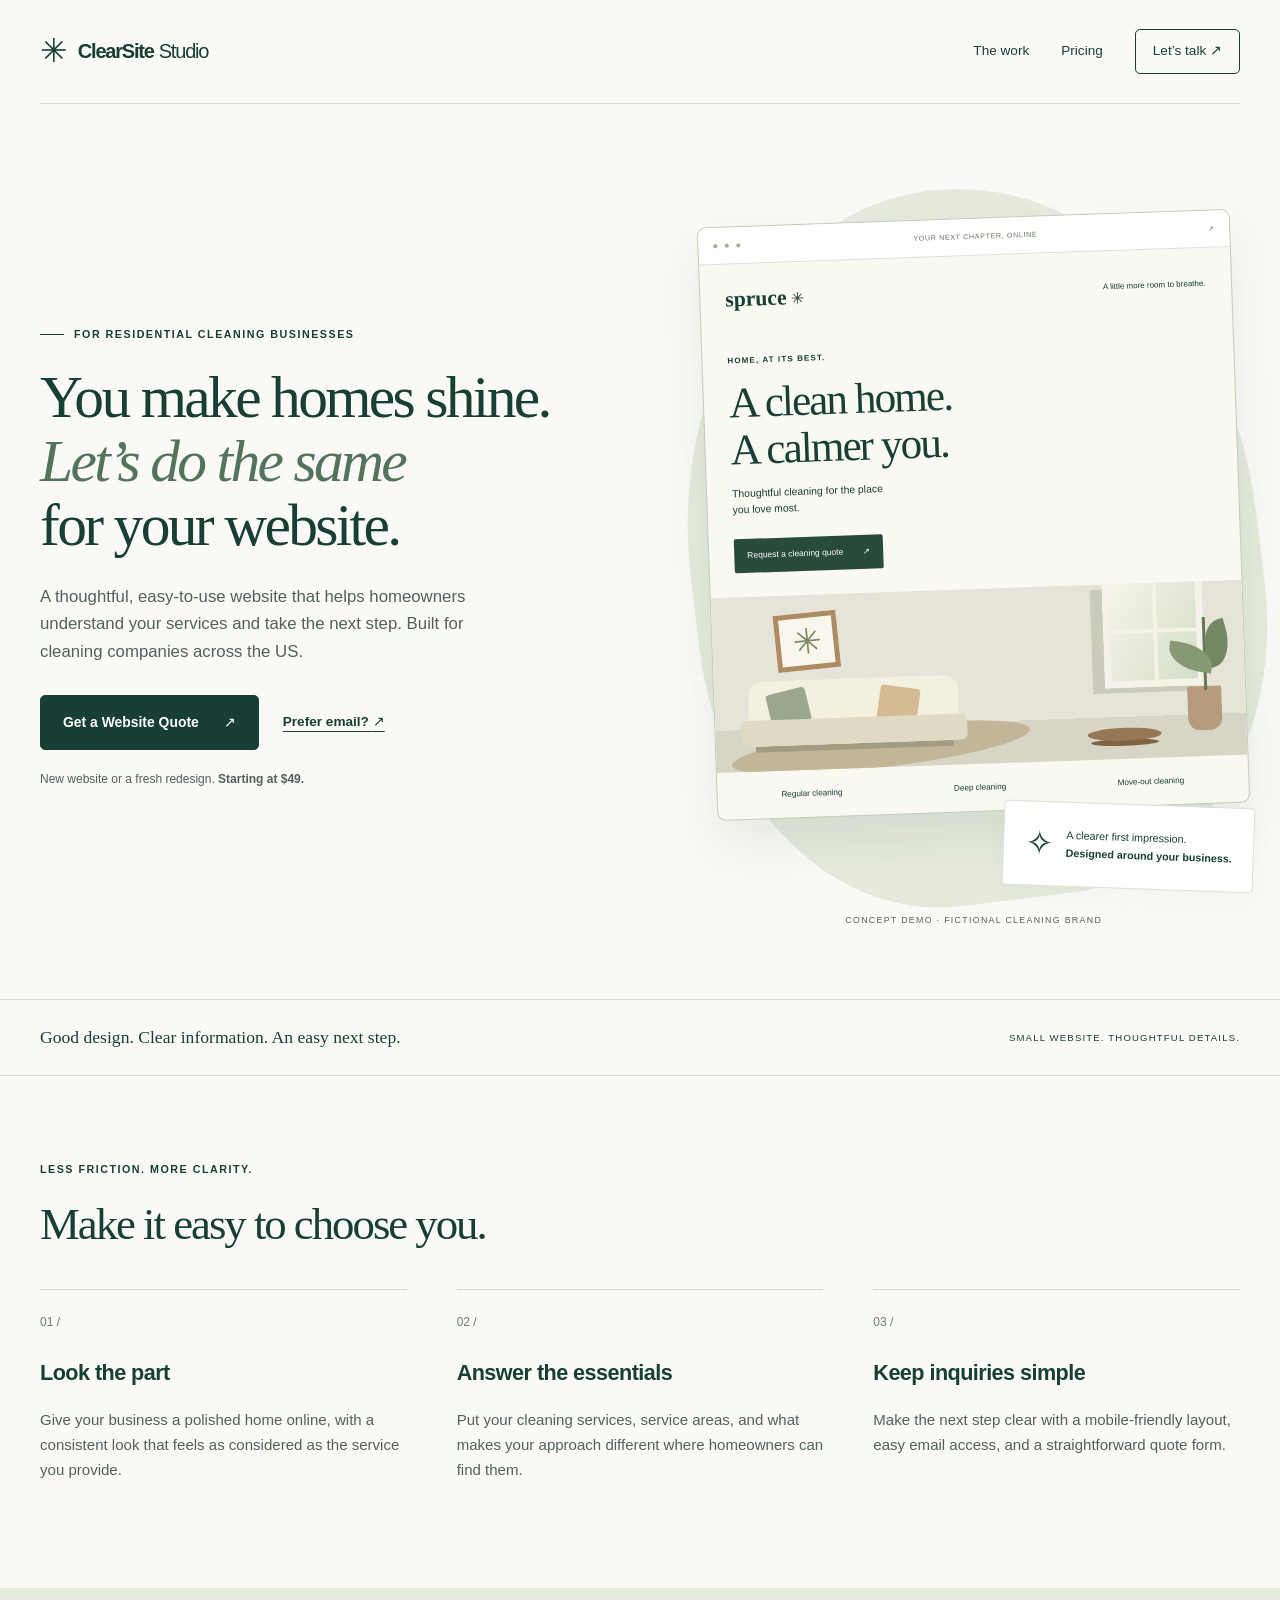
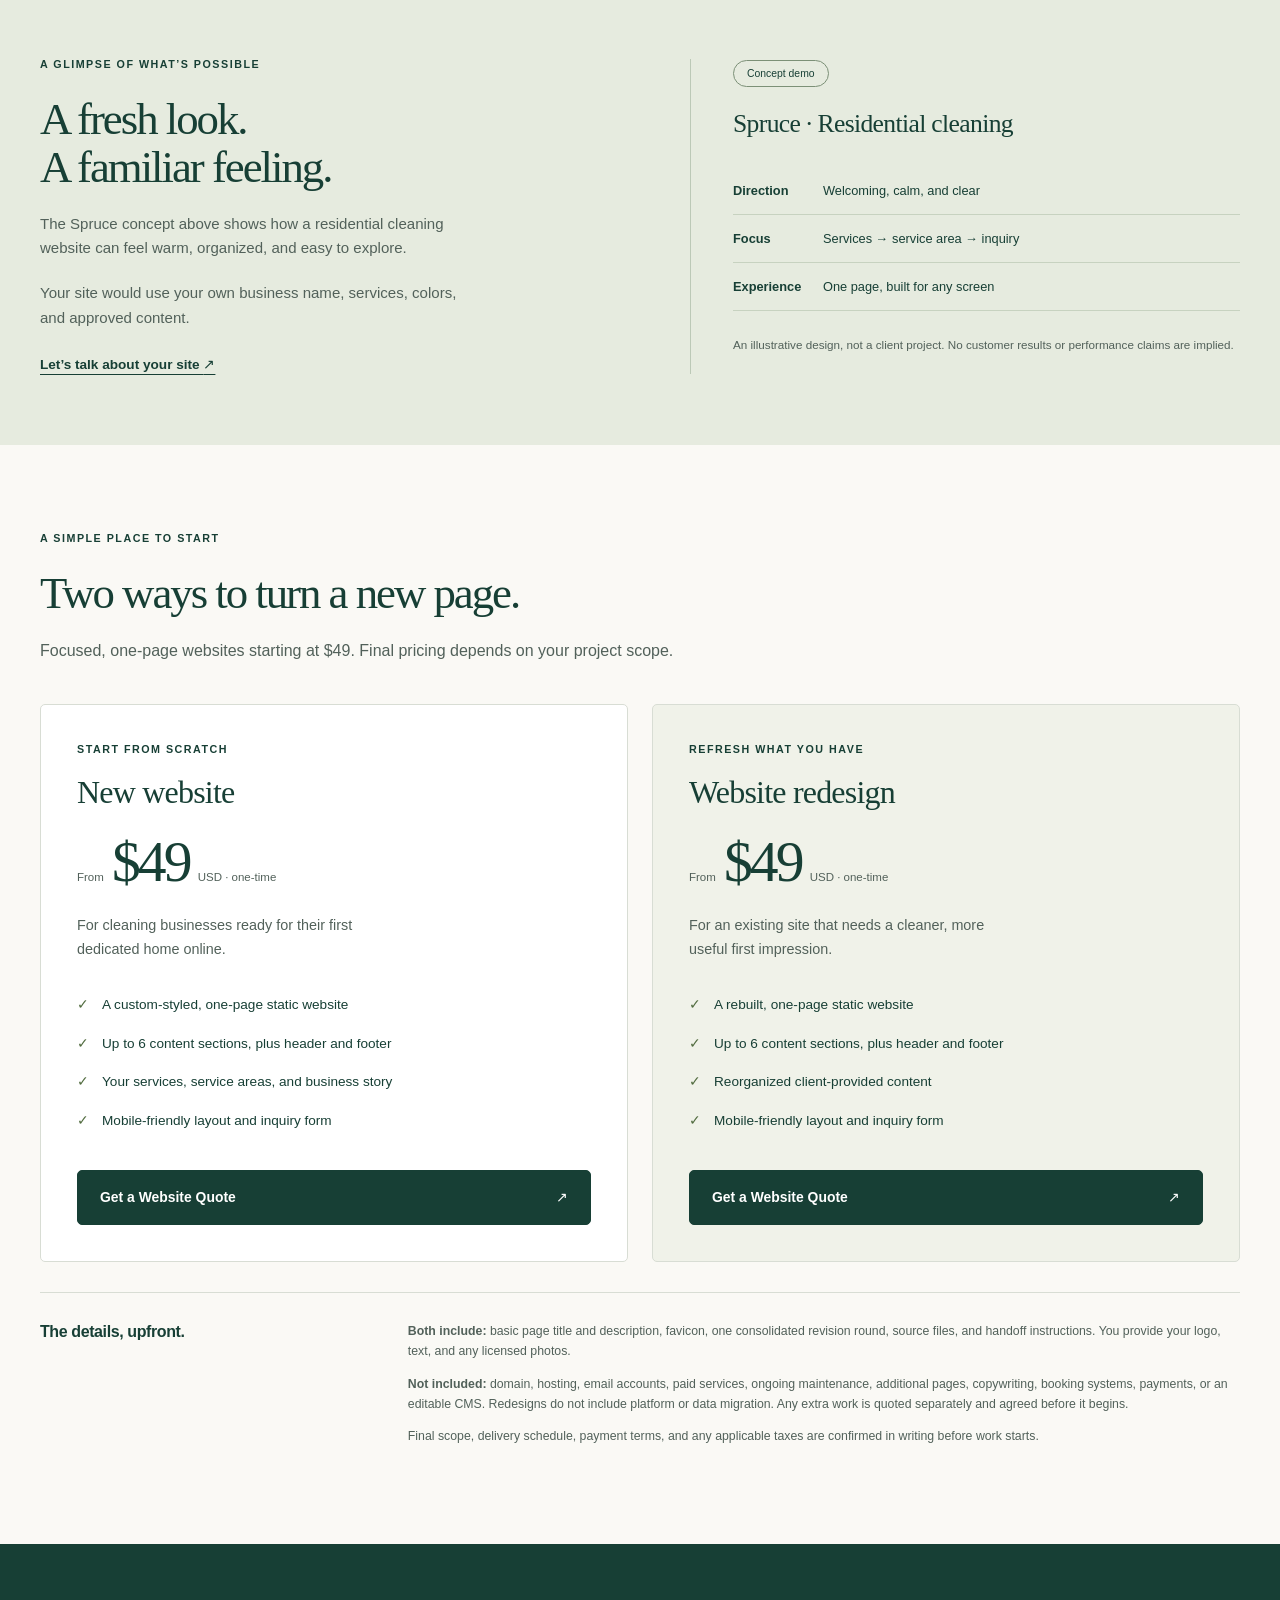
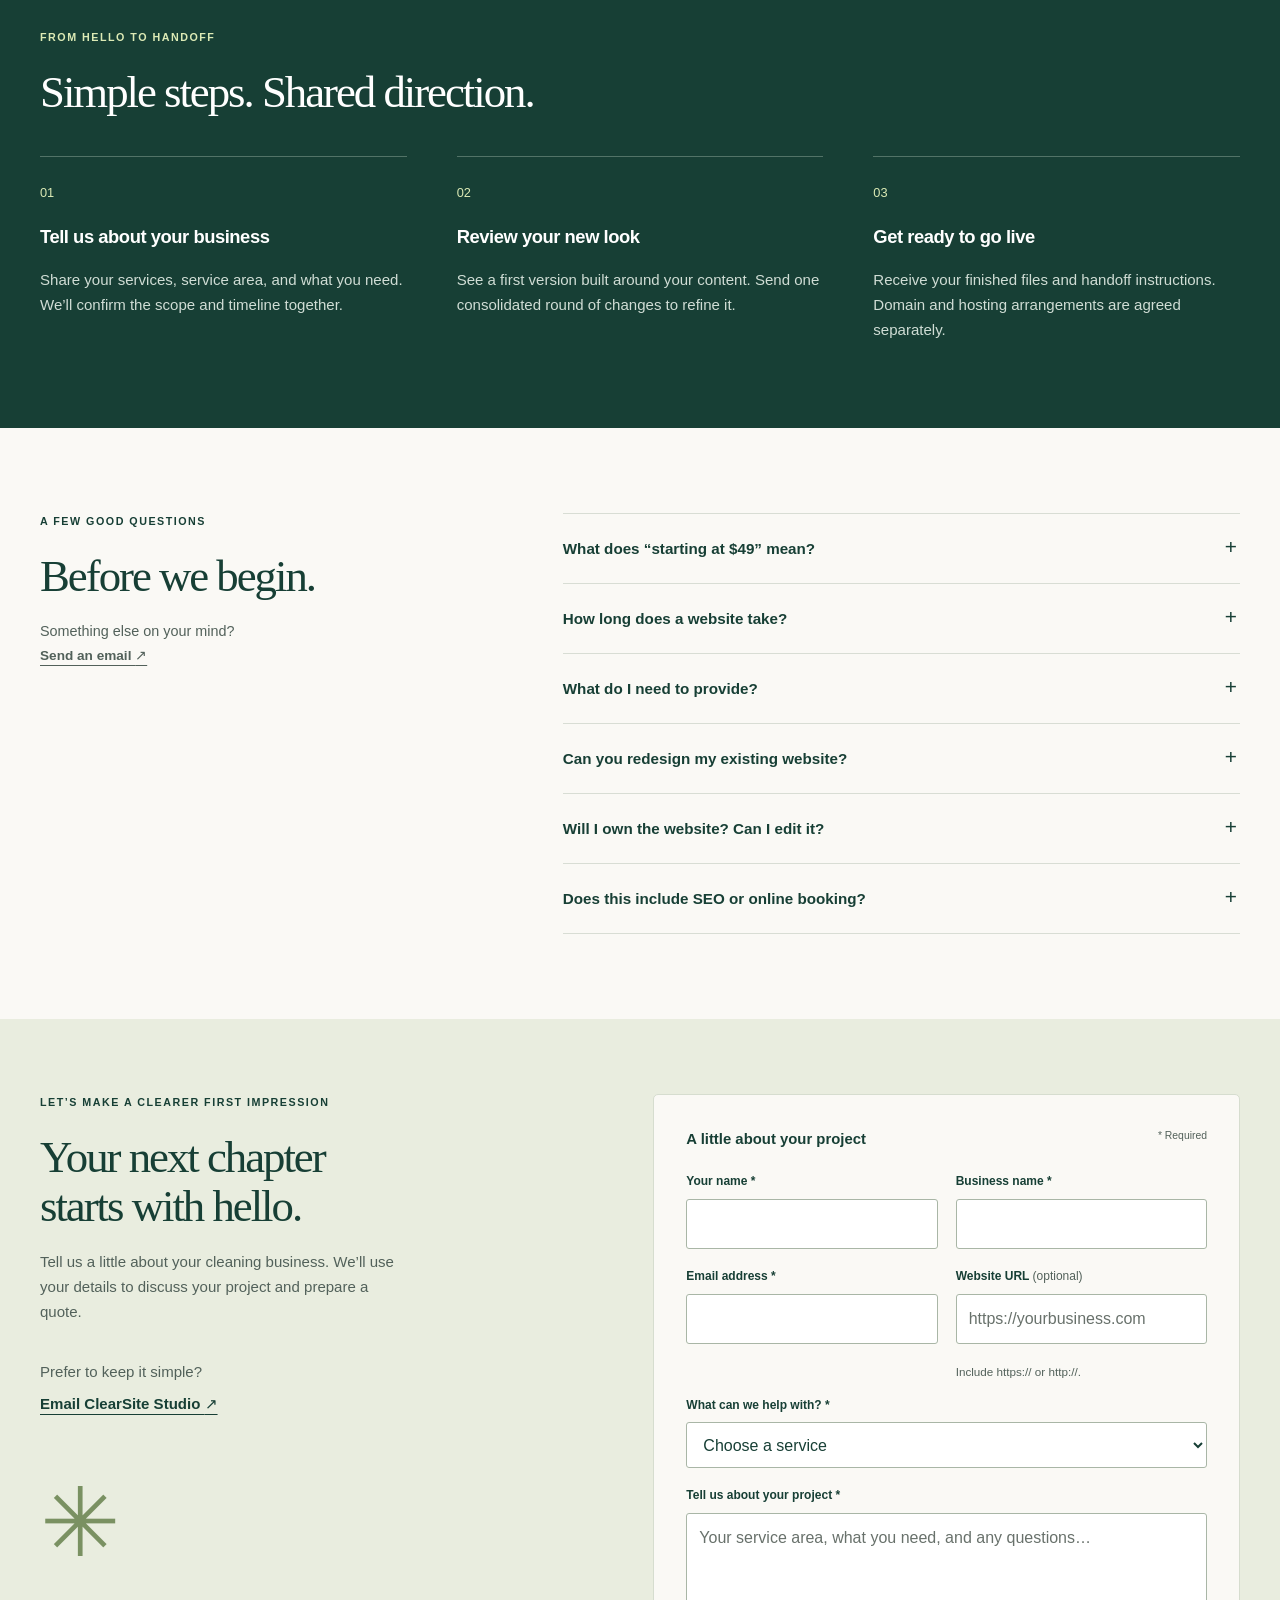
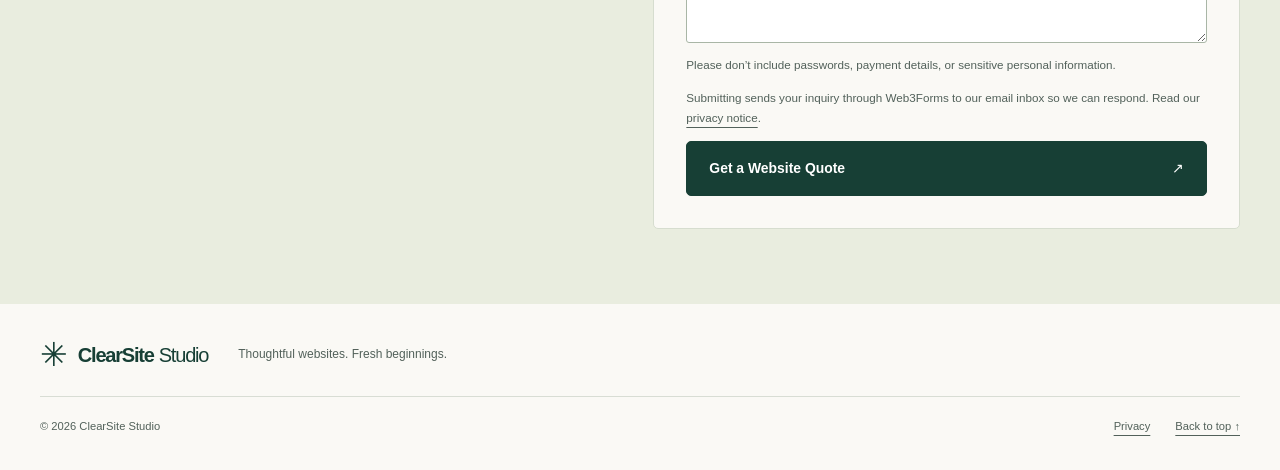
<file: index.html>
<!doctype html>
<html lang="en">
<head>
  <meta charset="utf-8">
  <meta name="viewport" content="width=device-width, initial-scale=1">
  <title>Cleaning Company Websites from $49 | ClearSite Studio</title>
  <meta name="description" content="A polished website for your residential cleaning business. Explore ClearSite Studio’s one-page website and redesign offers starting at $49 for US cleaning companies.">
  <meta name="theme-color" content="#173f35">
  <!-- Replace example.com with your live HTTPS domain before launch. -->
  <link rel="canonical" href="https://cleaning-web-studio.clearsite.workers.dev/">
  <meta property="og:type" content="website">
  <meta property="og:locale" content="en_US">
  <meta property="og:site_name" content="ClearSite Studio">
  <meta property="og:title" content="A fresh start for your cleaning business online.">
  <meta property="og:description" content="Thoughtful, easy-to-use websites for residential cleaning companies. New sites and redesigns starting at $49.">
  <meta property="og:url" content="https://cleaning-web-studio.clearsite.workers.dev/">
  <meta property="og:image" content="https://cleaning-web-studio.clearsite.workers.dev/social-card.png">
  <meta property="og:image:width" content="1200">
  <meta property="og:image:height" content="630">
  <meta property="og:image:alt" content="ClearSite Studio — thoughtful websites for cleaning businesses, from $49.">
  <link rel="icon" type="image/svg+xml" href="favicon.svg">
  <link rel="stylesheet" href="styles.css">
  <script src="script.js" defer></script>
</head>
<body>
<a class="skip-link" href="#main">Skip to content</a>
<header class="site-header wrap">
  <a class="brand" href="index.html" aria-label="ClearSite Studio home"><span class="brand-mark" aria-hidden="true">✳</span> ClearSite <span class="brand-light">Studio</span></a>
  <nav aria-label="Main navigation"><a href="#work">The work</a><a href="#offers">Pricing</a><a class="nav-cta" href="#contact">Let’s talk <span aria-hidden="true">↗</span></a></nav>
</header>
<main id="main" tabindex="-1">
  <section class="hero wrap" aria-labelledby="hero-title">
    <div class="hero-copy"><p class="eyebrow"><span class="little-line"></span> FOR RESIDENTIAL CLEANING BUSINESSES</p>
      <h1 id="hero-title">You make homes shine.<br><em>Let’s do the same</em><br>for your website.</h1>
      <p class="lead">A thoughtful, easy-to-use website that helps homeowners understand your services and take the next step. Built for cleaning companies across the US.</p>
      <div class="actions"><a class="button" href="#contact">Get a Website Quote <span aria-hidden="true">↗</span></a><a class="text-link" href="mailto:abhishek.webco@gmail.com">Prefer email? <span aria-hidden="true">↗</span></a></div>
      <p class="hero-note">New website or a fresh redesign. <strong>Starting at $49.</strong></p>
    </div>
    <div class="hero-art" role="img" aria-label="Illustrated concept of a residential cleaning website">
      <div class="art-orbit" aria-hidden="true"></div>
      <div class="browser-preview"><div class="browser-bar"><span aria-hidden="true">● ● ●</span><span>YOUR NEXT CHAPTER, ONLINE</span><span aria-hidden="true">↗</span></div>
        <div class="mini-nav"><strong>spruce<span aria-hidden="true">✳</span></strong><span>A little more room to breathe.</span></div>
        <div class="mini-main"><p class="eyebrow">HOME, AT ITS BEST.</p><h2>A clean home.<br>A calmer you.</h2><p>Thoughtful cleaning for the place<br>you love most.</p><span class="demo-button">Request a cleaning quote <span aria-hidden="true">↗</span></span></div>
        <div class="room" aria-hidden="true"><div class="window"><i></i></div><div class="wall-art">✳</div><div class="plant"><i></i><b></b></div><div class="sofa"><i></i><b></b></div><div class="rug"></div><div class="table"></div></div>
        <div class="mini-bottom"><span>Regular cleaning</span><span>Deep cleaning</span><span>Move-out cleaning</span></div>
      </div>
      <div class="art-caption"><span class="spark" aria-hidden="true">✧</span><span>A clearer first impression.<br><strong>Designed around your business.</strong></span></div>
      <p class="concept-label">CONCEPT DEMO · FICTIONAL CLEANING BRAND</p>
    </div>
  </section>
  <div class="intro-strip"><div class="wrap"><p>Good design. Clear information. An easy next step.</p><span>SMALL WEBSITE. THOUGHTFUL DETAILS.</span></div></div>
  <section class="section wrap" aria-labelledby="benefits-title"><div class="section-heading"><p class="eyebrow">LESS FRICTION. MORE CLARITY.</p><h2 id="benefits-title">Make it easy to choose you.</h2></div>
    <div class="benefit-grid"><article><span class="number">01 /</span><h3>Look the part</h3><p>Give your business a polished home online, with a consistent look that feels as considered as the service you provide.</p></article><article><span class="number">02 /</span><h3>Answer the essentials</h3><p>Put your cleaning services, service areas, and what makes your approach different where homeowners can find them.</p></article><article><span class="number">03 /</span><h3>Keep inquiries simple</h3><p>Make the next step clear with a mobile-friendly layout, easy email access, and a straightforward quote form.</p></article></div>
  </section>
  <section id="work" class="work-section"><div class="wrap work-layout"><div><p class="eyebrow">A GLIMPSE OF WHAT’S POSSIBLE</p><h2>A fresh look.<br>A familiar feeling.</h2><p>The Spruce concept above shows how a residential cleaning website can feel warm, organized, and easy to explore.</p><p>Your site would use your own business name, services, colors, and approved content.</p><a class="text-link" href="#contact">Let’s talk about your site <span aria-hidden="true">↗</span></a></div><div class="project-details"><span class="pill">Concept demo</span><h3>Spruce · Residential cleaning</h3><dl><div><dt>Direction</dt><dd>Welcoming, calm, and clear</dd></div><div><dt>Focus</dt><dd>Services → service area → inquiry</dd></div><div><dt>Experience</dt><dd>One page, built for any screen</dd></div></dl><p class="small">An illustrative design, not a client project. No customer results or performance claims are implied.</p></div></div></section>
  <section id="offers" class="section wrap" aria-labelledby="offers-title"><div class="section-heading"><p class="eyebrow">A SIMPLE PLACE TO START</p><h2 id="offers-title">Two ways to turn a new page.</h2><p>Focused, one-page websites starting at $49. Final pricing depends on your project scope.</p></div>
    <div class="offer-grid"><article class="offer"><p class="eyebrow">START FROM SCRATCH</p><h3>New website</h3><p class="price"><span>From</span> $49 <span>USD · one-time</span></p><p>For cleaning businesses ready for their first dedicated home online.</p><ul class="check-list"><li>A custom-styled, one-page static website</li><li>Up to 6 content sections, plus header and footer</li><li>Your services, service areas, and business story</li><li>Mobile-friendly layout and inquiry form</li></ul><a class="button" href="#contact" data-service="new">Get a Website Quote <span aria-hidden="true">↗</span></a></article>
    <article class="offer offer-alt"><p class="eyebrow">REFRESH WHAT YOU HAVE</p><h3>Website redesign</h3><p class="price"><span>From</span> $49 <span>USD · one-time</span></p><p>For an existing site that needs a cleaner, more useful first impression.</p><ul class="check-list"><li>A rebuilt, one-page static website</li><li>Up to 6 content sections, plus header and footer</li><li>Reorganized client-provided content</li><li>Mobile-friendly layout and inquiry form</li></ul><a class="button" href="#contact" data-service="redesign">Get a Website Quote <span aria-hidden="true">↗</span></a></article></div>
    <div class="scope"><h3>The details, upfront.</h3><p><strong>Both include:</strong> basic page title and description, favicon, one consolidated revision round, source files, and handoff instructions. You provide your logo, text, and any licensed photos.</p><p><strong>Not included:</strong> domain, hosting, email accounts, paid services, ongoing maintenance, additional pages, copywriting, booking systems, payments, or an editable CMS. Redesigns do not include platform or data migration. Any extra work is quoted separately and agreed before it begins.</p><p>Final scope, delivery schedule, payment terms, and any applicable taxes are confirmed in writing before work starts.</p></div>
  </section>
  <section class="process-section"><div class="wrap section"><div class="section-heading"><p class="eyebrow">FROM HELLO TO HANDOFF</p><h2>Simple steps. Shared direction.</h2></div><ol class="process"><li><span>01</span><h3>Tell us about your business</h3><p>Share your services, service area, and what you need. We’ll confirm the scope and timeline together.</p></li><li><span>02</span><h3>Review your new look</h3><p>See a first version built around your content. Send one consolidated round of changes to refine it.</p></li><li><span>03</span><h3>Get ready to go live</h3><p>Receive your finished files and handoff instructions. Domain and hosting arrangements are agreed separately.</p></li></ol></div></section>
  <section id="faq" class="section wrap faq-layout"><div><p class="eyebrow">A FEW GOOD QUESTIONS</p><h2>Before we begin.</h2><p>Something else on your mind?<br><a class="text-link" href="mailto:abhishek.webco@gmail.com">Send an email <span aria-hidden="true">↗</span></a></p></div><div class="faqs">
    <details><summary>What does “starting at $49” mean?</summary><p>New websites and redesigns start at $49 USD. Your final quote depends on the content and requirements of your project; we confirm the price and scope in writing before work starts. Domain, hosting, paid services, additional work, and any applicable taxes are separate. You’ll receive written terms before committing.</p></details>
    <details><summary>How long does a website take?</summary><p>We agree on a delivery schedule after reviewing your requirements and content. Timing depends on project availability, receiving your materials, and your feedback.</p></details>
    <details><summary>What do I need to provide?</summary><p>Your business name, logo if you have one, services, service area, contact details, and approved text and images. Only provide content you own or have permission to use.</p></details>
    <details><summary>Can you redesign my existing website?</summary><p>Yes. The redesign offer rebuilds your content as a one-page HTML/CSS/JavaScript site. It does not modify an existing CMS or migrate accounts, bookings, or other data. Share your current URL so we can confirm fit.</p></details>
    <details><summary>Will I own the website? Can I edit it?</summary><p>You receive the finished source files at handoff under the agreed project terms. Text and styles can be edited in the files; a visual editor, CMS, and ongoing updates are not included.</p></details>
    <details><summary>Does this include SEO or online booking?</summary><p>Basic title and description metadata are included. Search rankings and leads are not guaranteed. Booking software, payments, and SEO campaigns are outside this scope and would need a separate agreement.</p></details>
  </div></section>
  <section id="contact" class="contact-section"><div class="wrap contact-layout"><div><p class="eyebrow">LET’S MAKE A CLEARER FIRST IMPRESSION</p><h2>Your next chapter<br>starts with hello.</h2><p>Tell us a little about your cleaning business. We’ll use your details to discuss your project and prepare a quote.</p><p class="email-note">Prefer to keep it simple?<br><a href="mailto:abhishek.webco@gmail.com">Email ClearSite Studio <span aria-hidden="true">↗</span></a></p><span class="contact-spark" aria-hidden="true">✳</span></div>
    <form id="quote-form" action="https://api.web3forms.com/submit" method="POST">
      <!-- Replace only this value with your Web3Forms public access key. -->
      <input type="hidden" name="access_key" value="20cedea3-87b2-4d36-9f6d-3e25e5fb515f">
      <input type="hidden" name="subject" value="New website inquiry — ClearSite Studio">
      <input type="hidden" name="from_name" value="ClearSite Studio website">
      <input type="checkbox" name="botcheck" class="honeypot" tabindex="-1" aria-hidden="true">
      <p class="form-intro">A little about your project <span>* Required</span></p>
      <div class="form-grid"><div><label for="name">Your name *</label><input id="name" name="name" autocomplete="name" required maxlength="100"></div><div><label for="business">Business name *</label><input id="business" name="business_name" autocomplete="organization" required maxlength="150"></div><div><label for="email">Email address *</label><input id="email" name="email" type="email" autocomplete="email" required maxlength="254"></div><div><label for="website">Website URL <span>(optional)</span></label><input id="website" name="website" type="url" autocomplete="url" placeholder="https://yourbusiness.com" maxlength="2048" pattern="https?://.+" aria-describedby="website-help"><p id="website-help" class="small">Include https:// or http://.</p></div></div>
      <label for="service">What can we help with? *</label><select id="service" name="service" required><option value="">Choose a service</option value="new">New website — starting at $49</option><option value="redesign">Website redesign — starting at $49</option><option value="unsure">I’m not sure yet</option></select>
      <label for="message">Tell us about your project *</label><textarea id="message" name="message" rows="4" required maxlength="5000" placeholder="Your service area, what you need, and any questions…" aria-describedby="message-help"></textarea>
      <p id="message-help" class="small">Please don’t include passwords, payment details, or sensitive personal information.</p>
      <p class="small privacy-note">Submitting sends your inquiry through Web3Forms to our email inbox so we can respond. Read our <a href="privacy.html">privacy notice</a>.</p>
      <button class="button" type="submit">Get a Website Quote <span aria-hidden="true">↗</span></button>
      <p id="form-status" class="form-status" role="status" aria-live="polite" aria-atomic="true" tabindex="-1"></p>
      <noscript><p class="small">Submitting will open Web3Forms’ confirmation or error page. You can also contact us by email.</p></noscript>
    </form>
  </div></section>
</main>
<footer class="wrap footer"><a class="brand" href="index.html"><span class="brand-mark" aria-hidden="true">✳</span> ClearSite <span class="brand-light">Studio</span></a><p>Thoughtful websites. Fresh beginnings.</p><div><span>© <span data-year>2026</span> ClearSite Studio</span><a href="privacy.html">Privacy</a><a href="#main">Back to top ↑</a></div></footer>
</body>
</html>
</file>
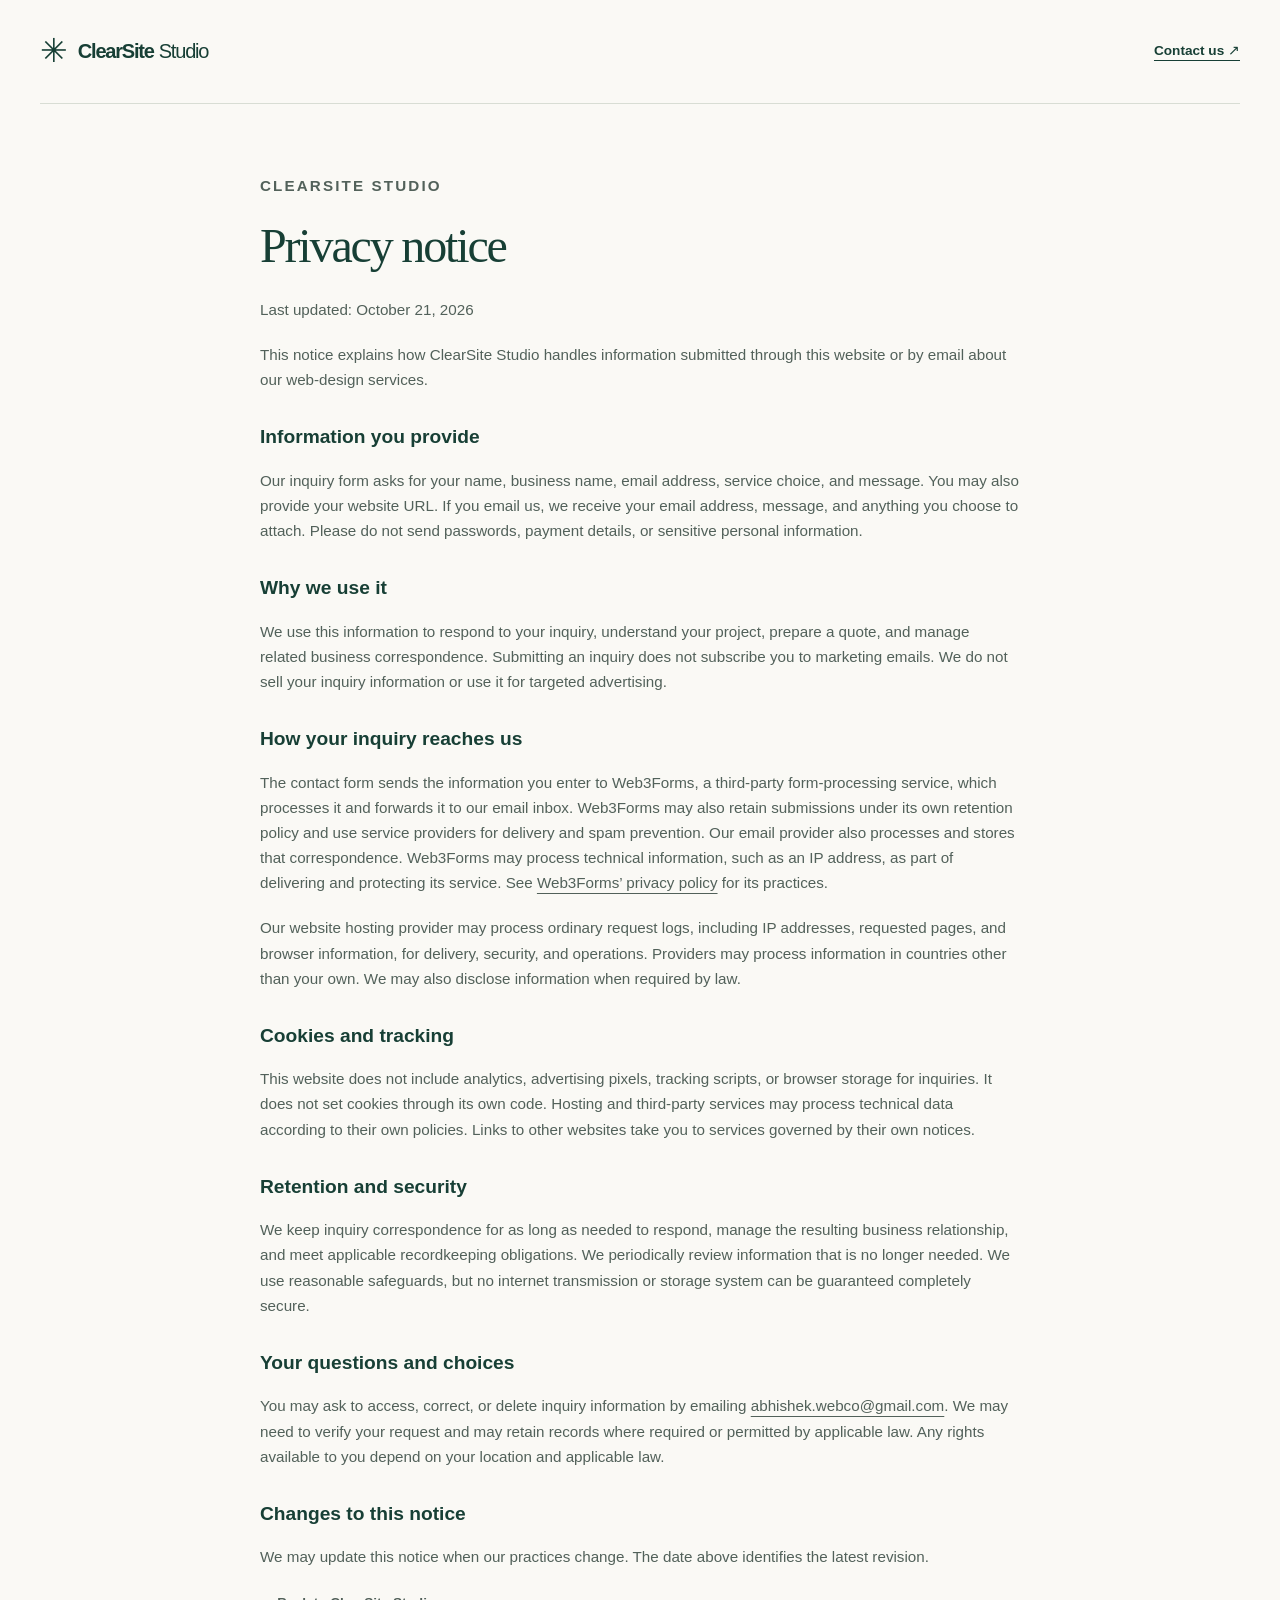
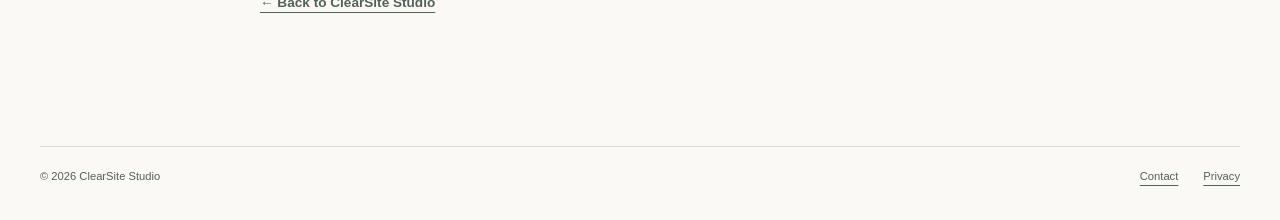
<file: privacy.html>
<!doctype html>
<html lang="en">
<head>
<meta charset="utf-8"><meta name="viewport" content="width=device-width, initial-scale=1">
<title>Privacy Notice | ClearSite Studio</title>
<meta name="description" content="How ClearSite Studio handles website inquiries and contact information.">
<meta name="theme-color" content="#173f35">
<link rel="canonical" href="https://cleaning-web-studio.clearsite.workers.dev/privacy.html">
<meta property="og:type" content="website"><meta property="og:title" content="Privacy Notice | ClearSite Studio"><meta property="og:description" content="How we handle your inquiry information."><meta property="og:url" content="https://cleaning-web-studio.clearsite.workers.dev/privacy.html"><meta property="og:image" content="https://cleaning-web-studio.clearsite.workers.dev/social-card.png"><meta property="og:image:alt" content="ClearSite Studio">
<link rel="icon" type="image/svg+xml" href="favicon.svg"><link rel="stylesheet" href="styles.css"><script src="script.js" defer></script>
</head>
<body><a class="skip-link" href="#main">Skip to content</a><header class="site-header wrap"><a class="brand" href="index.html"><span class="brand-mark" aria-hidden="true">✳</span> ClearSite <span class="brand-light">Studio</span></a><a class="text-link" href="index.html#contact">Contact us ↗</a></header>
<main id="main" tabindex="-1" class="wrap legal"><p class="eyebrow">CLEARSITE STUDIO</p><h1>Privacy notice</h1><p>Last updated: October 21, 2026</p><p>This notice explains how ClearSite Studio handles information submitted through this website or by email about our web-design services.</p>
<h2>Information you provide</h2><p>Our inquiry form asks for your name, business name, email address, service choice, and message. You may also provide your website URL. If you email us, we receive your email address, message, and anything you choose to attach. Please do not send passwords, payment details, or sensitive personal information.</p>
<h2>Why we use it</h2><p>We use this information to respond to your inquiry, understand your project, prepare a quote, and manage related business correspondence. Submitting an inquiry does not subscribe you to marketing emails. We do not sell your inquiry information or use it for targeted advertising.</p>
<h2>How your inquiry reaches us</h2><p>The contact form sends the information you enter to Web3Forms, a third-party form-processing service, which processes it and forwards it to our email inbox. Web3Forms may also retain submissions under its own retention policy and use service providers for delivery and spam prevention. Our email provider also processes and stores that correspondence. Web3Forms may process technical information, such as an IP address, as part of delivering and protecting its service. See <a href="https://web3forms.com/privacy">Web3Forms’ privacy policy</a> for its practices.</p><p>Our website hosting provider may process ordinary request logs, including IP addresses, requested pages, and browser information, for delivery, security, and operations. Providers may process information in countries other than your own. We may also disclose information when required by law.</p>
<h2>Cookies and tracking</h2><p>This website does not include analytics, advertising pixels, tracking scripts, or browser storage for inquiries. It does not set cookies through its own code. Hosting and third-party services may process technical data according to their own policies. Links to other websites take you to services governed by their own notices.</p>
<h2>Retention and security</h2><p>We keep inquiry correspondence for as long as needed to respond, manage the resulting business relationship, and meet applicable recordkeeping obligations. We periodically review information that is no longer needed. We use reasonable safeguards, but no internet transmission or storage system can be guaranteed completely secure.</p>
<h2>Your questions and choices</h2><p>You may ask to access, correct, or delete inquiry information by emailing <a href="mailto:abhishek.webco@gmail.com">abhishek.webco@gmail.com</a>. We may need to verify your request and may retain records where required or permitted by applicable law. Any rights available to you depend on your location and applicable law.</p>
<h2>Changes to this notice</h2><p>We may update this notice when our practices change. The date above identifies the latest revision.</p><p><a class="text-link" href="index.html">← Back to ClearSite Studio</a></p></main>
<footer class="wrap footer"><div><span>© <span data-year>2026</span> ClearSite Studio</span><a href="index.html#contact">Contact</a><a href="privacy.html" aria-current="page">Privacy</a></div></footer></body></html>
</file>
<file: styles.css>
:root{--ink:#173f35;--muted:#52615a;--paper:#faf9f5;--line:#d8ddd4;--sage:#e6ebdf;--lime:#dceab5;--white:#fff;--radius:5px;font-family:Arial,Helvetica,sans-serif;color:var(--ink);background:var(--paper);font-synthesis:none}*{box-sizing:border-box}html{scroll-behavior:smooth;scroll-padding-top:24px}body{margin:0;font-size:16px;line-height:1.65}a{color:inherit;text-underline-offset:5px}a,button,input,select,textarea,summary{-webkit-tap-highlight-color:transparent}a:focus-visible,button:focus-visible,summary:focus-visible{outline:3px solid #a56524;outline-offset:5px}input:focus-visible,select:focus-visible,textarea:focus-visible{outline:3px solid #a56524;outline-offset:2px}h1,h2,h3,p{margin-top:0}h1,h2{font-family:Georgia,'Times New Roman',serif;font-weight:400;letter-spacing:-.045em;line-height:1.08}h1{font-size:clamp(2.8rem,4.65vw,4.7rem);margin-bottom:25px}h1 em{color:#52745b;font-weight:400}h2{font-size:clamp(2.2rem,3.5vw,3.5rem);margin-bottom:20px}h3{font-size:1.2rem;line-height:1.35;letter-spacing:-.025em}p{margin-bottom:20px}button,input,select,textarea{font:inherit}button,a,summary{touch-action:manipulation}.wrap{width:min(1200px,calc(100% - 64px));margin-inline:auto}.site-header{display:flex;align-items:center;justify-content:space-between;min-height:104px;gap:20px;border-bottom:1px solid var(--line)}.brand{font-weight:700;font-size:1.25rem;text-decoration:none;white-space:nowrap;display:inline-flex;align-items:center;gap:5px;letter-spacing:-.06em}.brand-light{font-weight:400}.brand-mark{font-size:2.05rem;margin-right:6px;line-height:1}nav{display:flex;align-items:center;gap:32px;font-size:.85rem}nav a{text-decoration:none}nav a:hover,.text-link:hover{text-decoration:underline}.nav-cta{border:1px solid var(--ink);padding:10px 17px;border-radius:var(--radius)}.hero{display:grid;grid-template-columns:1.15fr 1fr;gap:55px;align-items:center;padding-block:84px 72px}.eyebrow{font-size:.67rem;font-weight:700;letter-spacing:.14em;line-height:1.6;margin-bottom:22px}.hero .eyebrow{display:flex;align-items:center;gap:10px}.little-line{width:24px;height:1px;background:var(--ink)}.lead{max-width:490px;color:var(--muted);font-size:1.05rem}.actions{display:flex;gap:24px;align-items:center;flex-wrap:wrap;margin-top:29px}.button{background:var(--ink);color:white;padding:15px 22px;border:1px solid var(--ink);border-radius:var(--radius);font-weight:600;font-size:.87rem;display:inline-flex;gap:25px;align-items:center;justify-content:space-between;text-decoration:none;cursor:pointer;min-height:50px}.button:hover{background:#285749}.button:disabled{opacity:.65;cursor:wait}.text-link{font-size:.85rem;font-weight:600}.hero-note{font-size:.75rem;margin:20px 0 0;color:var(--muted)}.hero-art{position:relative;padding:30px 0 0}.art-orbit{position:absolute;inset:0 -18px 25px;background:#e5eadc;border-radius:50% 50% 40% 40%;transform:rotate(-7deg)}.browser-preview{position:relative;background:#f9f8f1;border:1px solid #c3cdbb;border-radius:9px;overflow:hidden;box-shadow:0 24px 45px #173f3514;transform:rotate(-2deg)}.browser-bar{background:#fff;display:flex;justify-content:space-between;align-items:center;padding:10px 14px;font-size:.44rem;color:#60725e;border-bottom:1px solid #dce1d5;letter-spacing:.1em}.browser-bar>span:first-child{font-size:.6rem;letter-spacing:.16em;color:#a2ae9a}.mini-nav{display:flex;justify-content:space-between;align-items:center;padding:18px 25px}.mini-nav strong{font-family:Georgia,serif;font-size:1.35rem}.mini-nav strong span{font-size:1rem;margin-left:4px}.mini-nav>span{font-size:.5rem}.mini-main{padding:20px 25px 0;position:relative;z-index:2}.mini-main .eyebrow{font-size:.5rem;margin-bottom:12px}.mini-main h2{font-size:2.7rem;margin-bottom:12px}.mini-main p:not(.eyebrow){font-size:.65rem;line-height:1.6}.demo-button{font-size:.53rem;display:inline-flex;gap:20px;background:#294b3b;color:white;padding:10px 13px;border-radius:2px}.room{height:175px;position:relative;background:linear-gradient(180deg,#e6e4d8 0 76%,#d6d5c6 76%);margin-top:24px;overflow:hidden}.window{position:absolute;right:40px;top:0;width:100px;height:104px;background:linear-gradient(120deg,#f6f5e8,#d4deca);border:7px solid #f5f3e9;border-top:0;box-shadow:-12px 5px 0 #c9cbbb}.window:after,.window:before{content:'';position:absolute;background:#f5f3e9}.window:after{height:4px;width:100%;top:46px}.window:before{width:4px;height:100%;left:50%}.wall-art{position:absolute;left:63px;top:18px;border:5px solid #ae8c63;background:#f9f7ed;font-size:35px;line-height:1;padding:6px 12px;color:#7b8a62;transform:rotate(-4deg)}.sofa{position:absolute;left:34px;bottom:25px;width:210px;height:65px;background:#f3f0df;border-radius:15px 15px 4px 4px;box-shadow:0 12px 0 -6px #a49c82;z-index:2}.sofa:after{content:'';position:absolute;left:-8px;right:-8px;bottom:0;height:26px;border-radius:6px;background:#dedac3}.sofa i,.sofa b{position:absolute;width:40px;height:35px;top:10px;background:#99a78a;border-radius:4px;left:20px;transform:rotate(-12deg)}.sofa b{left:130px;background:#d4bb91;transform:rotate(10deg)}.rug{position:absolute;left:15px;bottom:0;width:300px;height:40px;background:#c3b598;border-radius:50%;transform:rotate(-5deg)}.table{position:absolute;right:85px;bottom:18px;width:74px;height:13px;background:#947754;border-radius:50%;z-index:3;box-shadow:0 8px 0 -3px #806342}.plant{position:absolute;right:24px;bottom:26px;width:34px;height:44px;background:#b79b7d;border-radius:2px 2px 12px 12px}.plant:before{content:'';position:absolute;width:3px;height:73px;background:#617954;bottom:40px;left:17px}.plant i,.plant b{position:absolute;width:27px;height:45px;background:#738763;border-radius:80% 0 80% 0;bottom:64px;left:17px;transform:rotate(-15deg)}.plant b{left:-9px;bottom:51px;transform:rotate(-80deg);background:#879974}.mini-bottom{display:flex;justify-content:space-around;padding:17px 8px;font-size:.51rem}.art-caption{position:relative;margin:-8px -14px 0 auto;width:max-content;display:flex;gap:13px;align-items:center;padding:14px 21px;background:#fff;border:1px solid #dce1d5;box-shadow:0 8px 25px #173f3508;border-radius:4px;font-size:.67rem;transform:rotate(2deg)}.spark{font-size:2.1rem}.concept-label{position:relative;margin:23px 0 0;text-align:center;font-size:.55rem;letter-spacing:.15em;color:var(--muted)}.intro-strip{border-block:1px solid var(--line)}.intro-strip .wrap{display:flex;justify-content:space-between;gap:20px;align-items:center;padding-block:23px}.intro-strip p{margin:0;font-family:Georgia,serif;font-size:1.1rem}.intro-strip span{font-size:.6rem;letter-spacing:.12em}.section{padding-block:85px}.section-heading{margin-bottom:40px}.section-heading p:last-child{color:var(--muted)}.benefit-grid{display:grid;grid-template-columns:repeat(3,1fr);gap:50px}.benefit-grid article{border-top:1px solid var(--line);padding-top:23px}.number{display:block;color:#68806a;font-size:.75rem;margin-bottom:25px}.benefit-grid h3{font-size:1.35rem}.benefit-grid p,.work-layout p,.process p{font-size:.94rem;color:var(--muted)}.work-section{background:var(--sage);padding-block:68px}.work-layout{display:grid;grid-template-columns:1fr 1fr;gap:100px;align-items:center}.work-layout>div:first-child{max-width:430px}.work-layout .eyebrow{font-size:.67rem;color:var(--ink)}.project-details{border-left:1px solid #bcc9b7;padding-left:42px}.pill{display:inline-block;font-size:.65rem;border:1px solid #7c9077;border-radius:30px;padding:4px 13px;margin-bottom:20px}.project-details h3{font-family:Georgia,serif;font-size:1.6rem;font-weight:400}.project-details dl{margin-bottom:24px}.project-details dl div{display:grid;grid-template-columns:90px 1fr;border-bottom:1px solid #c7d2c0;padding-block:13px;font-size:.8rem}.project-details dt{font-weight:600}.project-details dd{margin:0}.small,.work-layout .small{font-size:.73rem;line-height:1.65}.offer-grid{display:grid;grid-template-columns:1fr 1fr;gap:24px}.offer{border:1px solid var(--line);padding:36px;background:#fff;border-radius:var(--radius)}.offer-alt{background:#f0f2e9}.offer h3{font-family:Georgia,serif;font-size:2rem;font-weight:400;margin-bottom:16px}.offer .eyebrow{margin-bottom:13px}.price{font-family:Georgia,serif;font-size:3.6rem;letter-spacing:-.05em;line-height:1.1}.price span{font-family:Arial,sans-serif;font-size:.72rem;color:var(--muted);letter-spacing:0;margin-left:8px}.offer>p:not(.price):not(.eyebrow){color:var(--muted);max-width:330px;font-size:.9rem}.check-list{list-style:none;padding:0;margin:25px 0 30px}.check-list li{padding:8px 0 8px 25px;font-size:.85rem;position:relative}.check-list li:before{content:'✓';position:absolute;left:0;color:#506b3e}.offer .button{width:100%}.scope{display:grid;grid-template-columns:1fr 2.5fr;column-gap:35px;margin-top:30px;border-top:1px solid var(--line);padding-top:28px}.scope h3{grid-row:span 3;font-size:1rem}.scope p{font-size:.77rem;color:var(--muted);margin-bottom:12px}.process-section{background:var(--ink);color:#fff}.process-section .eyebrow{color:var(--lime)}.process{display:grid;grid-template-columns:repeat(3,1fr);gap:50px;list-style:none;margin:0;padding:0}.process li{border-top:1px solid #527367;padding-top:25px}.process span{color:var(--lime);font-size:.8rem;display:block;margin-bottom:22px}.process h3{font-size:1.15rem}.process p{color:#d0ddd5;margin:0}.faq-layout{display:grid;grid-template-columns:.85fr 1.3fr;gap:80px}.faq-layout>div>p:not(.eyebrow){font-size:.9rem;color:var(--muted)}details{border-bottom:1px solid var(--line)}details:first-child{border-top:1px solid var(--line)}summary{padding:22px 30px 22px 0;cursor:pointer;font-size:.95rem;font-weight:600;position:relative;list-style:none}summary::-webkit-details-marker{display:none}summary:after{content:'+';position:absolute;right:3px;font-weight:400;font-size:1.3rem;top:16px}details[open] summary:after{content:'−'}details p{color:var(--muted);font-size:.87rem;padding-right:20px}.contact-section{background:#e9eddf;padding-block:75px}.contact-layout{display:grid;grid-template-columns:1fr 1.1fr;gap:80px}.contact-layout>div>p:not(.eyebrow){max-width:360px;color:var(--muted);font-size:.94rem}.email-note{margin-top:35px}.email-note a{display:inline-block;color:var(--ink);margin-top:8px;font-weight:600}.contact-spark{font-size:6rem;color:#7a9162;line-height:1.8}form{background:var(--paper);padding:32px;border:1px solid #d6ddcf;border-radius:var(--radius)}.form-intro{font-size:.93rem;font-weight:600;display:flex;justify-content:space-between;gap:12px}.form-intro span{font-size:.65rem;font-weight:400;color:var(--muted)}.form-grid{display:grid;grid-template-columns:1fr 1fr;gap:0 18px}label{display:block;font-size:.75rem;font-weight:600;margin-bottom:7px}label span{font-weight:400;color:var(--muted)}input,select,textarea{width:100%;border:1px solid #a9b6a6;border-radius:3px;background:#fff;color:var(--ink);padding:11px 12px;font-size:.88rem;min-height:46px;margin-bottom:18px}textarea{resize:vertical;min-height:110px;margin-bottom:4px}input::placeholder,textarea::placeholder{color:#68716b;opacity:1}.honeypot{display:none}form .small{color:var(--muted);margin-bottom:14px}form .button{width:100%}.form-status{font-size:.85rem;margin:0}.form-status:not(:empty){margin-top:18px;padding:13px;border-left:3px solid #33603f;background:#e7eedc}.form-status[data-state="error"]{border-color:#a33d28;color:#792a1b;background:#faeee5}.footer{padding-block:35px;display:flex;flex-wrap:wrap;align-items:center;gap:18px 30px}.footer>p{font-size:.75rem;margin:0;color:var(--muted)}.footer>div{width:100%;border-top:1px solid var(--line);padding-top:20px;margin-top:6px;display:flex;gap:25px;font-size:.7rem;color:var(--muted)}.footer>div>span{margin-right:auto}.skip-link{position:fixed;top:8px;left:8px;z-index:20;background:var(--ink);color:white;padding:12px 20px;transform:translateY(-150%)}.skip-link:focus{transform:translateY(0)}.legal{max-width:760px;padding-block:70px}.legal h1{font-size:3rem}.legal h2{font-family:Arial,sans-serif;font-size:1.2rem;letter-spacing:0;font-weight:600;margin-top:35px}.legal p,.legal li{color:var(--muted);font-size:.95rem}
@media(min-width:1400px){.hero{padding-block:105px 90px}}
@media(max-width:950px){.hero{gap:30px}.wrap{width:calc(100% - 44px)}.hero-art{max-width:450px}.hero h1{font-size:3.2rem}.actions{gap:16px}.button{gap:14px;padding:14px 18px}.work-layout,.contact-layout,.faq-layout{gap:40px}.benefit-grid,.process{gap:25px}.mini-nav>span{display:none}.room .sofa{width:160px}.sofa b{left:100px}.table{right:55px}.window{right:25px}.art-caption{margin-right:-5px}.form-grid{grid-template-columns:1fr}}
@media(max-width:700px){.wrap{width:calc(100% - 40px)}.site-header{min-height:85px;gap:12px}.brand{font-size:1.05rem}.brand-mark{font-size:1.75rem}nav{gap:15px}nav>a:not(.nav-cta){display:none}.nav-cta{padding:8px 12px;font-size:.75rem}.hero{grid-template-columns:1fr;padding-block:47px 40px;gap:35px}.hero h1{font-size:clamp(2.7rem,8.6vw,3.7rem)}.hero .eyebrow{font-size:.58rem}.lead{font-size:.96rem}.hero-art{width:100%;max-width:450px;margin:auto;padding-inline:9px}.art-orbit{inset:0 0 25px}.mini-nav>span{display:block}.intro-strip .wrap{display:block;padding-block:20px}.intro-strip p{font-size:.95rem}.intro-strip span{display:block;margin-top:8px;font-size:.52rem}.section{padding-block:55px}.section-heading{margin-bottom:30px}.benefit-grid,.offer-grid,.work-layout,.process,.faq-layout,.contact-layout{grid-template-columns:1fr;gap:28px}.benefit-grid article{padding-top:20px}.number{margin-bottom:12px}.benefit-grid h3{margin-bottom:12px}.benefit-grid p{margin-bottom:0}.work-section{padding-block:50px}.project-details{border-left:0;border-top:1px solid #bcc9b7;padding:26px 0 0}.offer{padding:27px}.scope{display:block}.scope h3{margin-bottom:14px}.process h3{margin-bottom:12px}.process span{margin-bottom:13px}.faq-layout{gap:15px}.contact-section{padding-block:50px}.contact-spark{display:none}.contact-layout>div>p:not(.eyebrow){max-width:none}.email-note{margin-top:23px}.contact-layout{gap:16px}form{padding:23px}.form-grid{grid-template-columns:1fr 1fr;gap:0 14px}.footer{padding-block:30px;gap:14px}.footer>div{flex-wrap:wrap;gap:18px}.footer>div>span{width:100%}.legal{padding-block:45px}}
@media(max-width:400px){.form-grid{grid-template-columns:1fr}.wrap{width:calc(100% - 32px)}.brand{font-size:.95rem}.hero h1{font-size:2.65rem}.mini-main h2{font-size:2.45rem}.actions{align-items:flex-start;flex-direction:column}.mini-nav>span{font-size:.45rem}.form-intro{flex-direction:column;gap:3px}}
@media(prefers-reduced-motion:reduce){html{scroll-behavior:auto}}

/* Audit fixes: readable controls, intrinsic sizing, and clear keyboard targets. */
input,select,textarea{font-size:1rem;min-width:0;max-width:100%}
.hero>*,.work-layout>*,.offer-grid>*,.contact-layout>*,.form-grid>*{min-width:0}
.form-status,.legal a,.email-note a{overflow-wrap:anywhere}
.form-status:focus{outline:3px solid #a56524;outline-offset:4px}
main:focus{outline:none}
.price{display:flex;flex-wrap:wrap;gap:8px;align-items:baseline}
.price span{margin-left:0}
@media(max-width:700px){
  label,.small,form .small,.scope p,.hero-note{font-size:.875rem}
  .nav-cta,.footer a,.actions .text-link{min-height:44px;display:inline-flex;align-items:center}
  .art-caption{max-width:100%}
}

/* Keep the rotated decorative backdrop inside the mobile viewport. */
@media(max-width:700px){.art-orbit{transform:none}}
</file>
